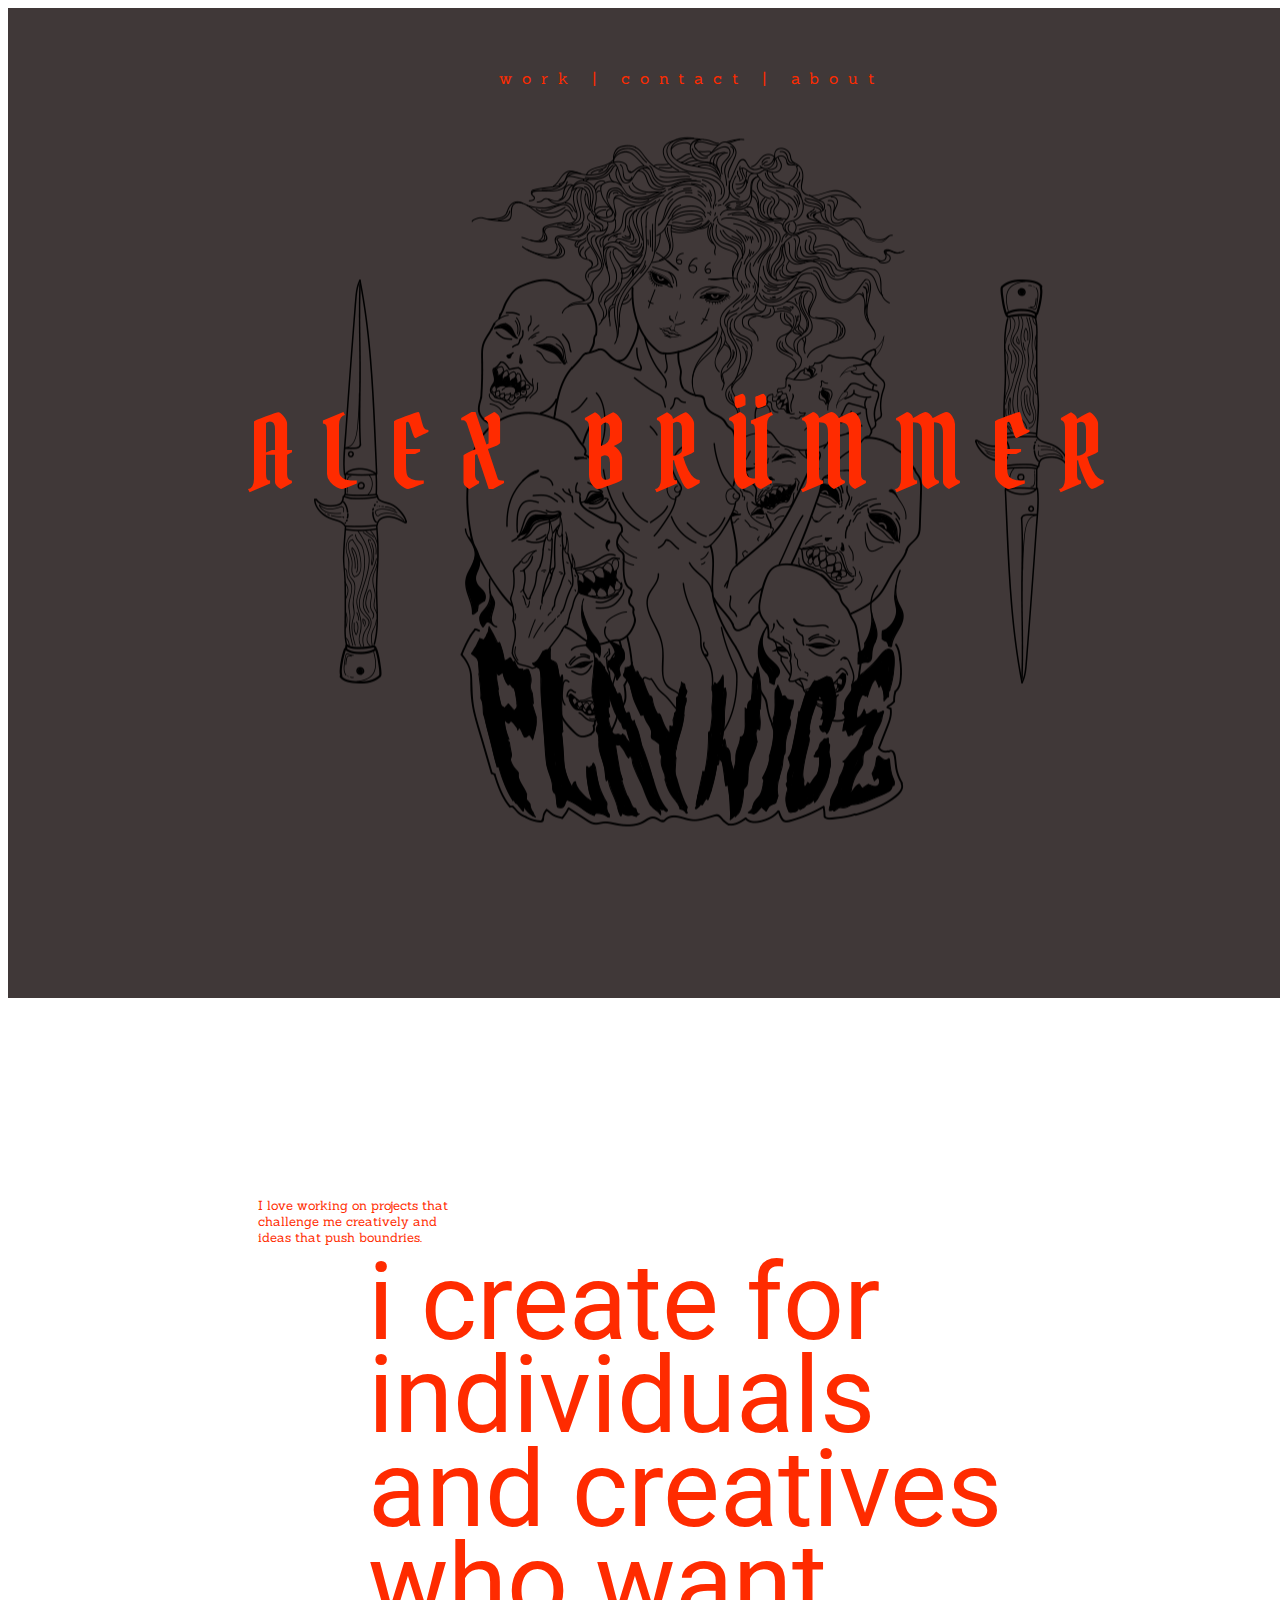
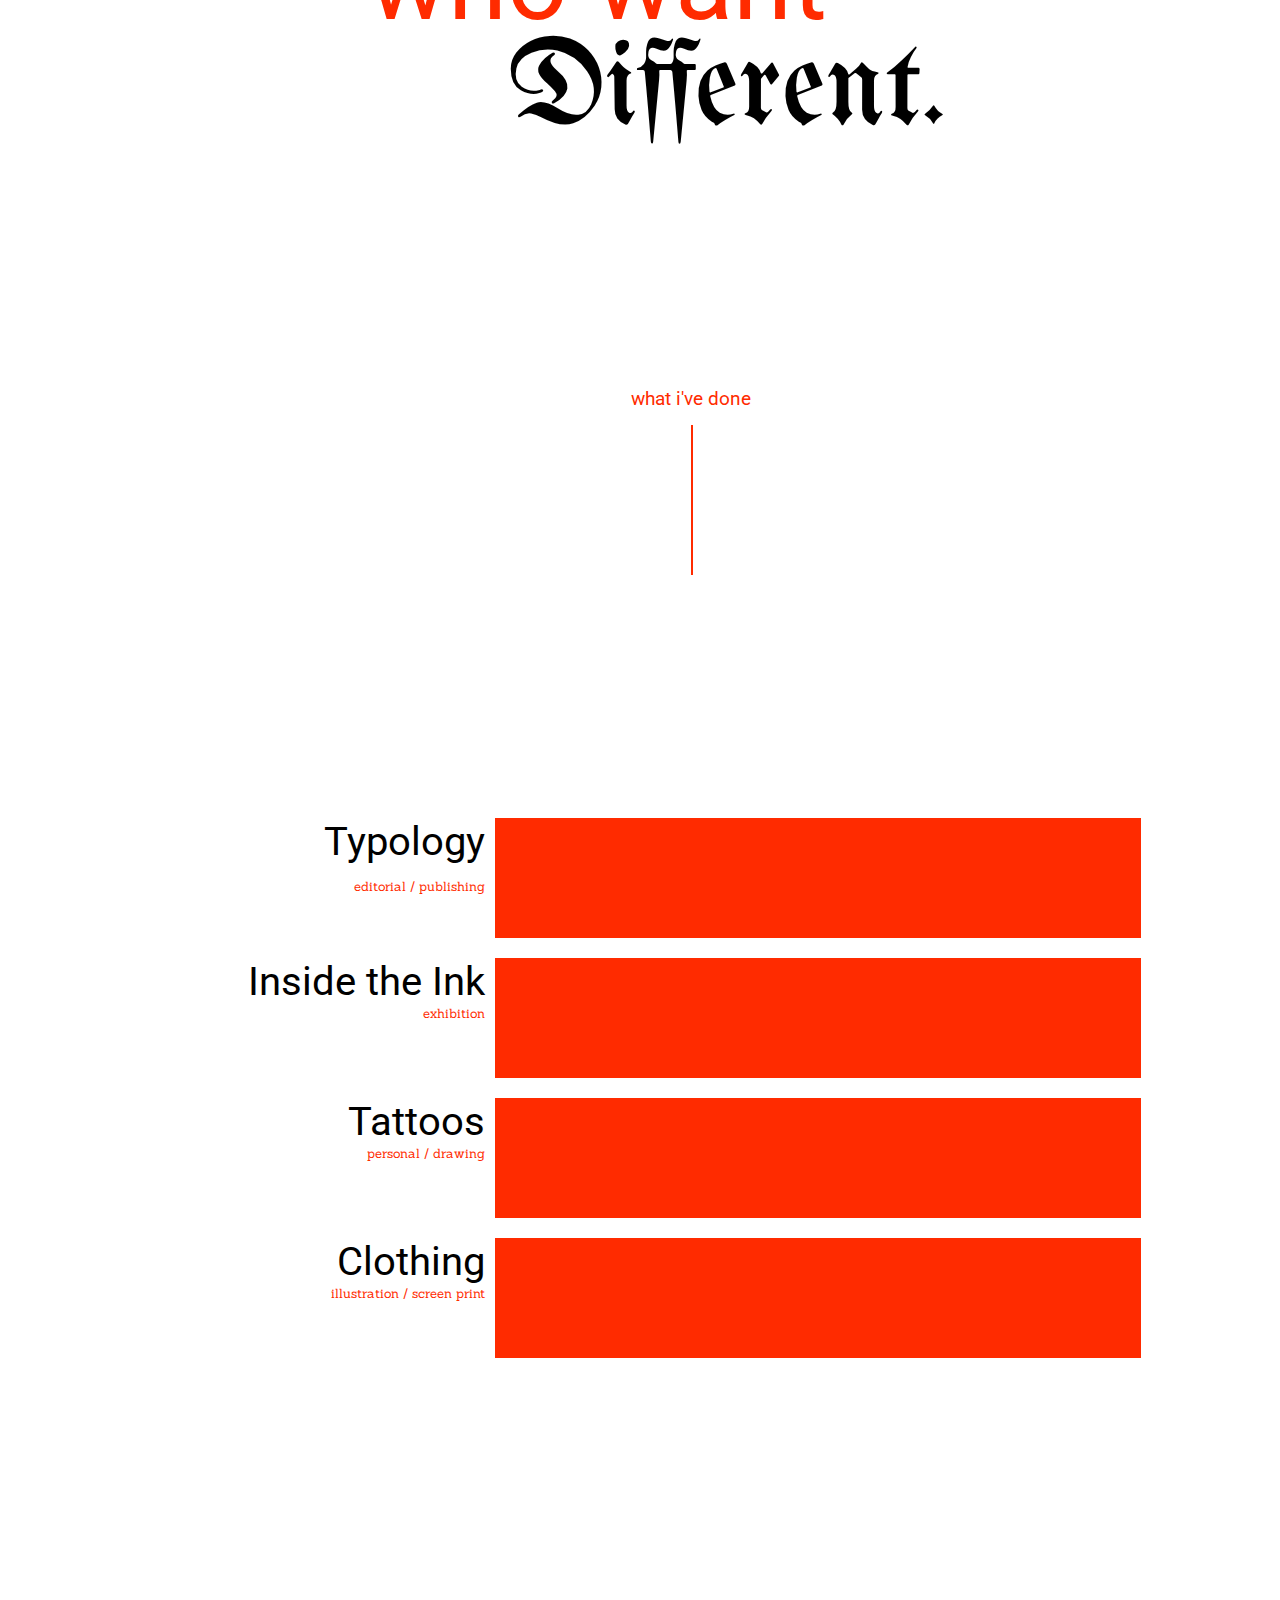
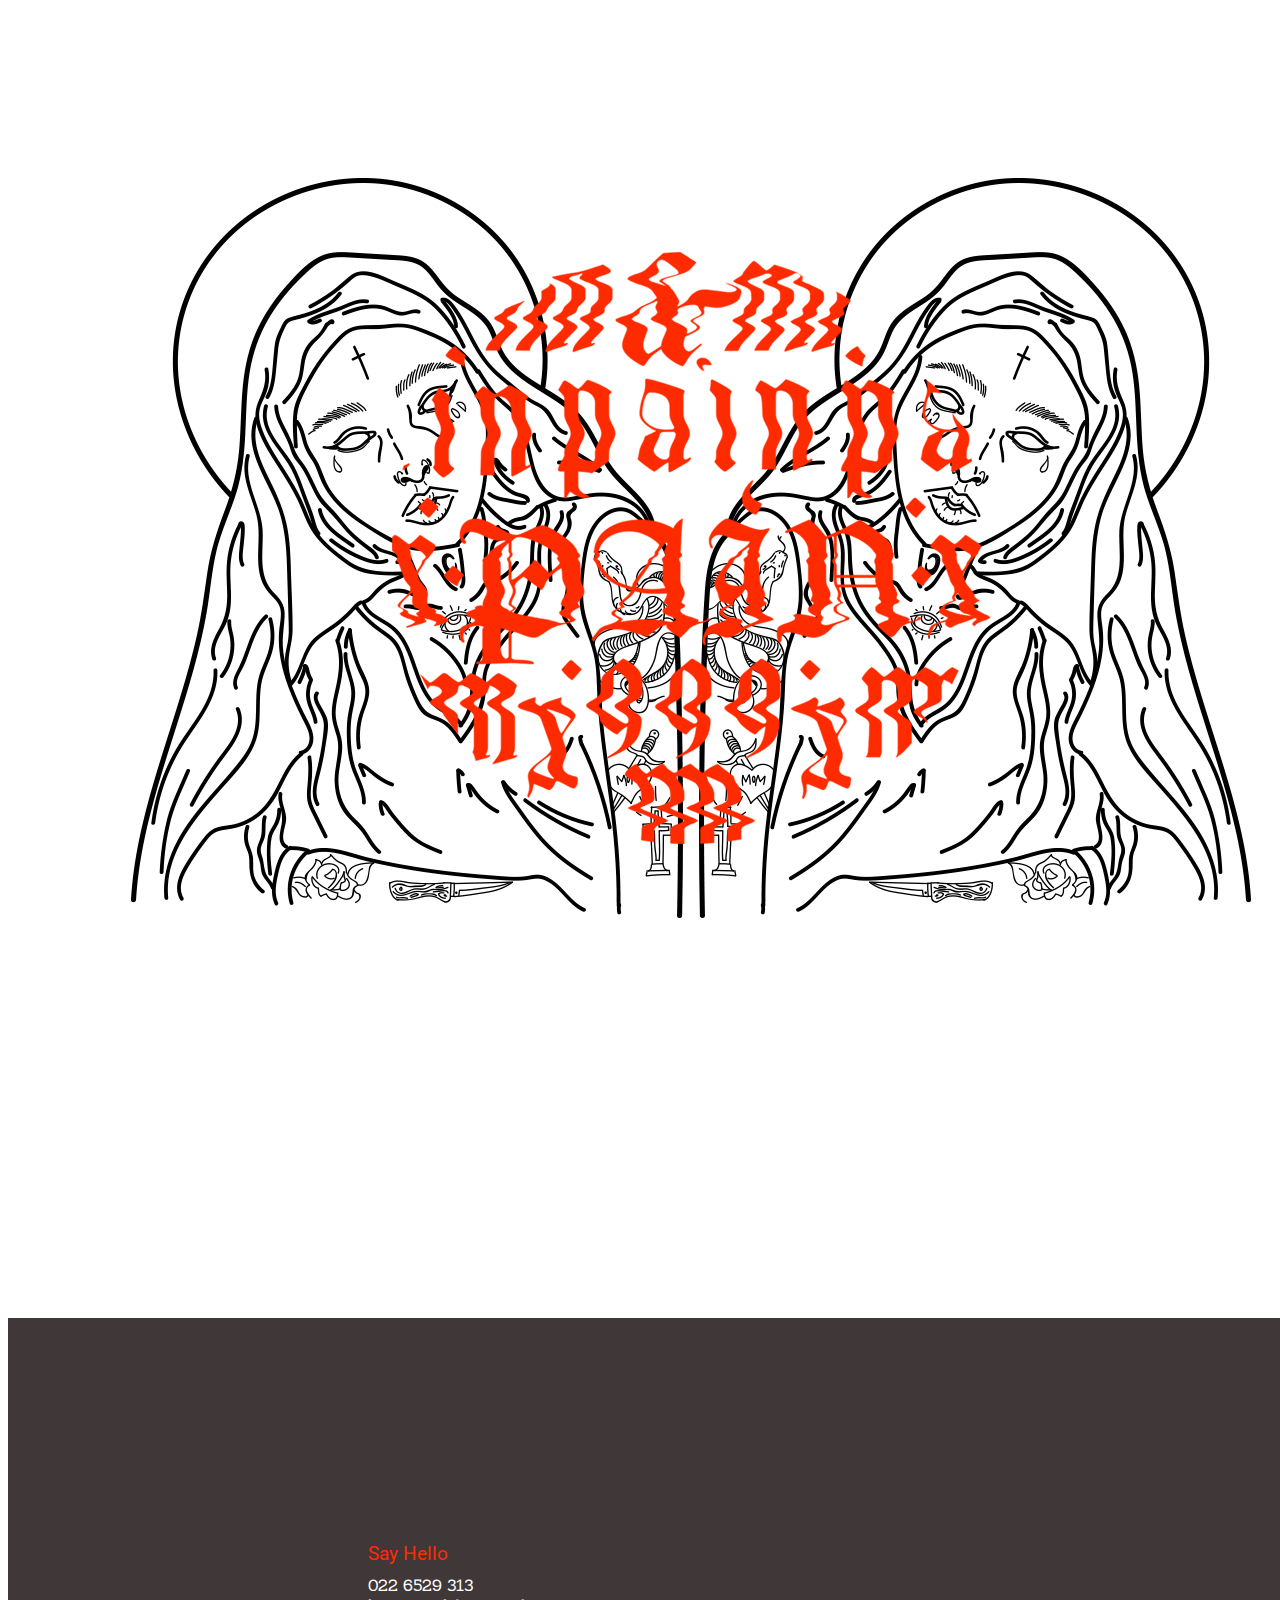
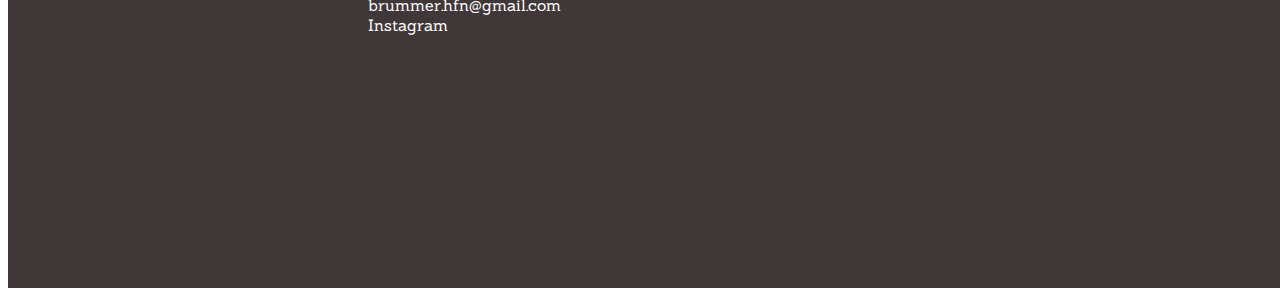
<file: index.html>
<!DOCTYPE html>
<html>
    
    <head>
        <title>main page</title>
        <link rel="stylesheet" href="css/style.css">

    </head>
    
    <body>
        
        <div class="container">
            
            <div class="head">
                
                <div class="links">
                    <a href="#middle">work</a> |
                    <a href="#bottom">contact</a> |
                    <a href="about.html">about</a>
                </div>
                <div class="heading">ALEX BRÜMMER</div>
                    
            </div>
            
            <div class="quote">
                
                <div class="small">I love working on projects that challenge me creatively and ideas that push boundries.</div>
                <div class="big">i create for individuals and creatives who want</div>
                <div class="different">Different.</div>
            
            </div>
            
            <div class="arrow">
                
                <div class="st" style="text-align:center;">what i've done</div>
                <div class="vl" id="middle"></div>
                
            </div>
            
            <div class="nav">
                
                <div class="box">
                    <a href="typology.html"><div class="lbox"></div></a>  
                    <a href="typology.html" class="bigt">Typology</a>
                    <p class="smallt">editorial / publishing</p>
                
                </div>
                
                <div class="box">
                    <a href="ink.html"><div class="lbox"></div></a>
                    <a class="bigt" href="ink.html">Inside the Ink</a>
                    <div class="smallt">exhibition</div>
                
                </div>
                
                <div class="box">
                    <a href="tattoos.html"><div class="lbox"></div></a>
                    <a href="tattoos.html" class="bigt">Tattoos</a>
                    <div class="smallt">personal / drawing</div>
                
                </div>
                
                <div class="box">
                    <a href="clothes.html"><div class="lbox"></div></a>
                    <a href="clothes.html" class="bigt">Clothing</a>
                    <div class="smallt">illustration / screen print</div>
                
                </div>
            
            </div>
            
            <div class="bigdivider"></div>
            
            <div class="mimage">
                <img src="img/hero4.png" class="center">
            </div>
            
            <div class="bigdivider"></div>
            
            <div class="footer">
                <div class="fbox">
                    <div class="st" id="bottom">Say Hello</div>
                    <div class="contact" style="margin-top:10px;">
                        022 6529 313
                        brummer.hfn@gmail.com
                        Instagram
                    </div>
                </div>    
            
            </div>
            
                   
        </div>
        
    </body>

</html>
</file>
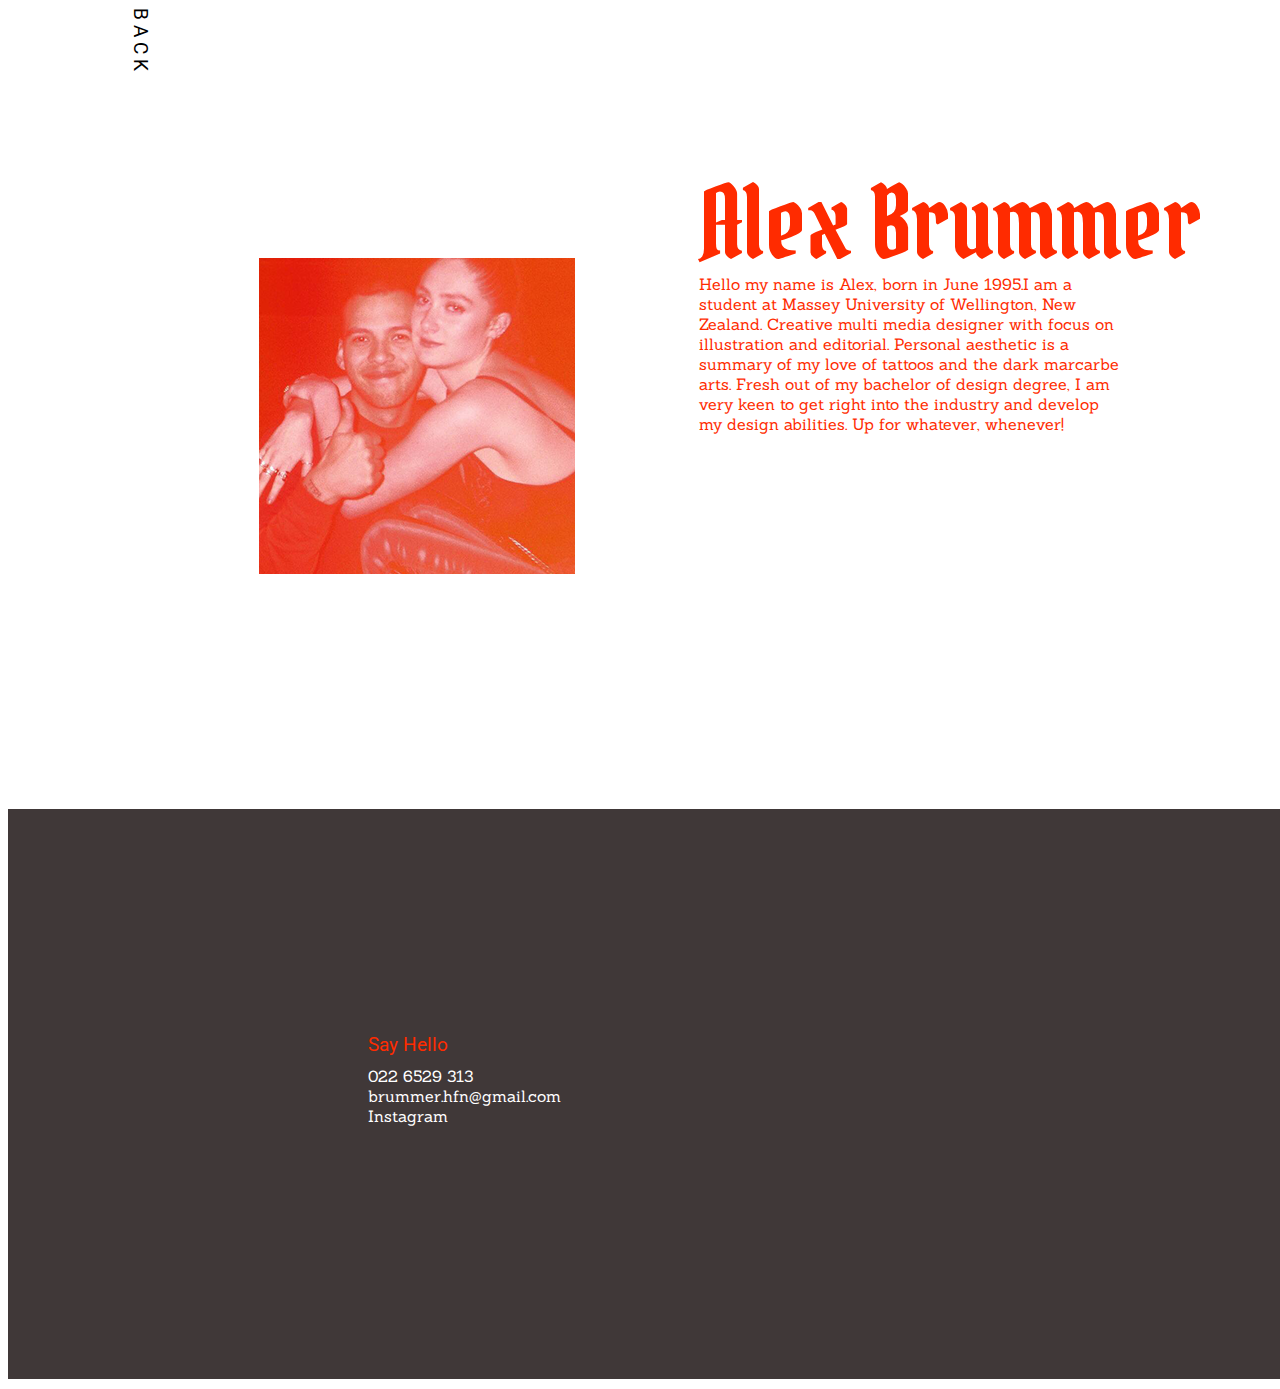
<file: about.html>
<!DOCTYPE html>
<html>
    
    <head>
        <title>About me</title>
        <link rel="stylesheet" href="css/style.css">
        
    </head>
    
    <body>
        <div class="container2">
            
              <div class="header">
                <a href="index.html" style="font-family: 'Roboto', sans-serif; letter-spacing:5px; writing-mode: vertical-rl; font-size:14pt; margin-left:121px; ">BACK</a>
            </div>
            
            <div class="divider">
                <div style="font-family: 'Pirata One', cursive; font-size:100px; margin-top:0px; margin-left:691px; color: #ff2b00;">Alex Brummer</div>
            </div>
            
            <div class="aboutbox">
                <div class="portrait">
                    <div class="aboutimage">
                        <img src="img/about.png">
                    </div>
                    <div class="abouttext">
                        <p style=" font-family: 'Sanchez', serif;font-size: 12pt; color: #ff2b00;">Hello my name is Alex, born in June 1995.I am a student at Massey University of Wellington, New Zealand. Creative multi media designer with focus on illustration and editorial. Personal aesthetic is a summary of my love of tattoos and the dark marcarbe arts. Fresh out of my bachelor of design degree, I am very keen to get right into the industry and develop my design abilities. Up for whatever, whenever!</p>
                    </div>
                </div>
            </div>
            
            <div class="divider2"></div>
            
            <div class="footer">
                <div class="fbox">
                    <div class="st">Say Hello</div>
                    <div class="contact" style="margin-top:10px;">
                        022 6529 313
                        brummer.hfn@gmail.com
                        Instagram
                    </div>
                </div>    
            
            </div>
        
        </div>
        
    </body>

</html>
</file>
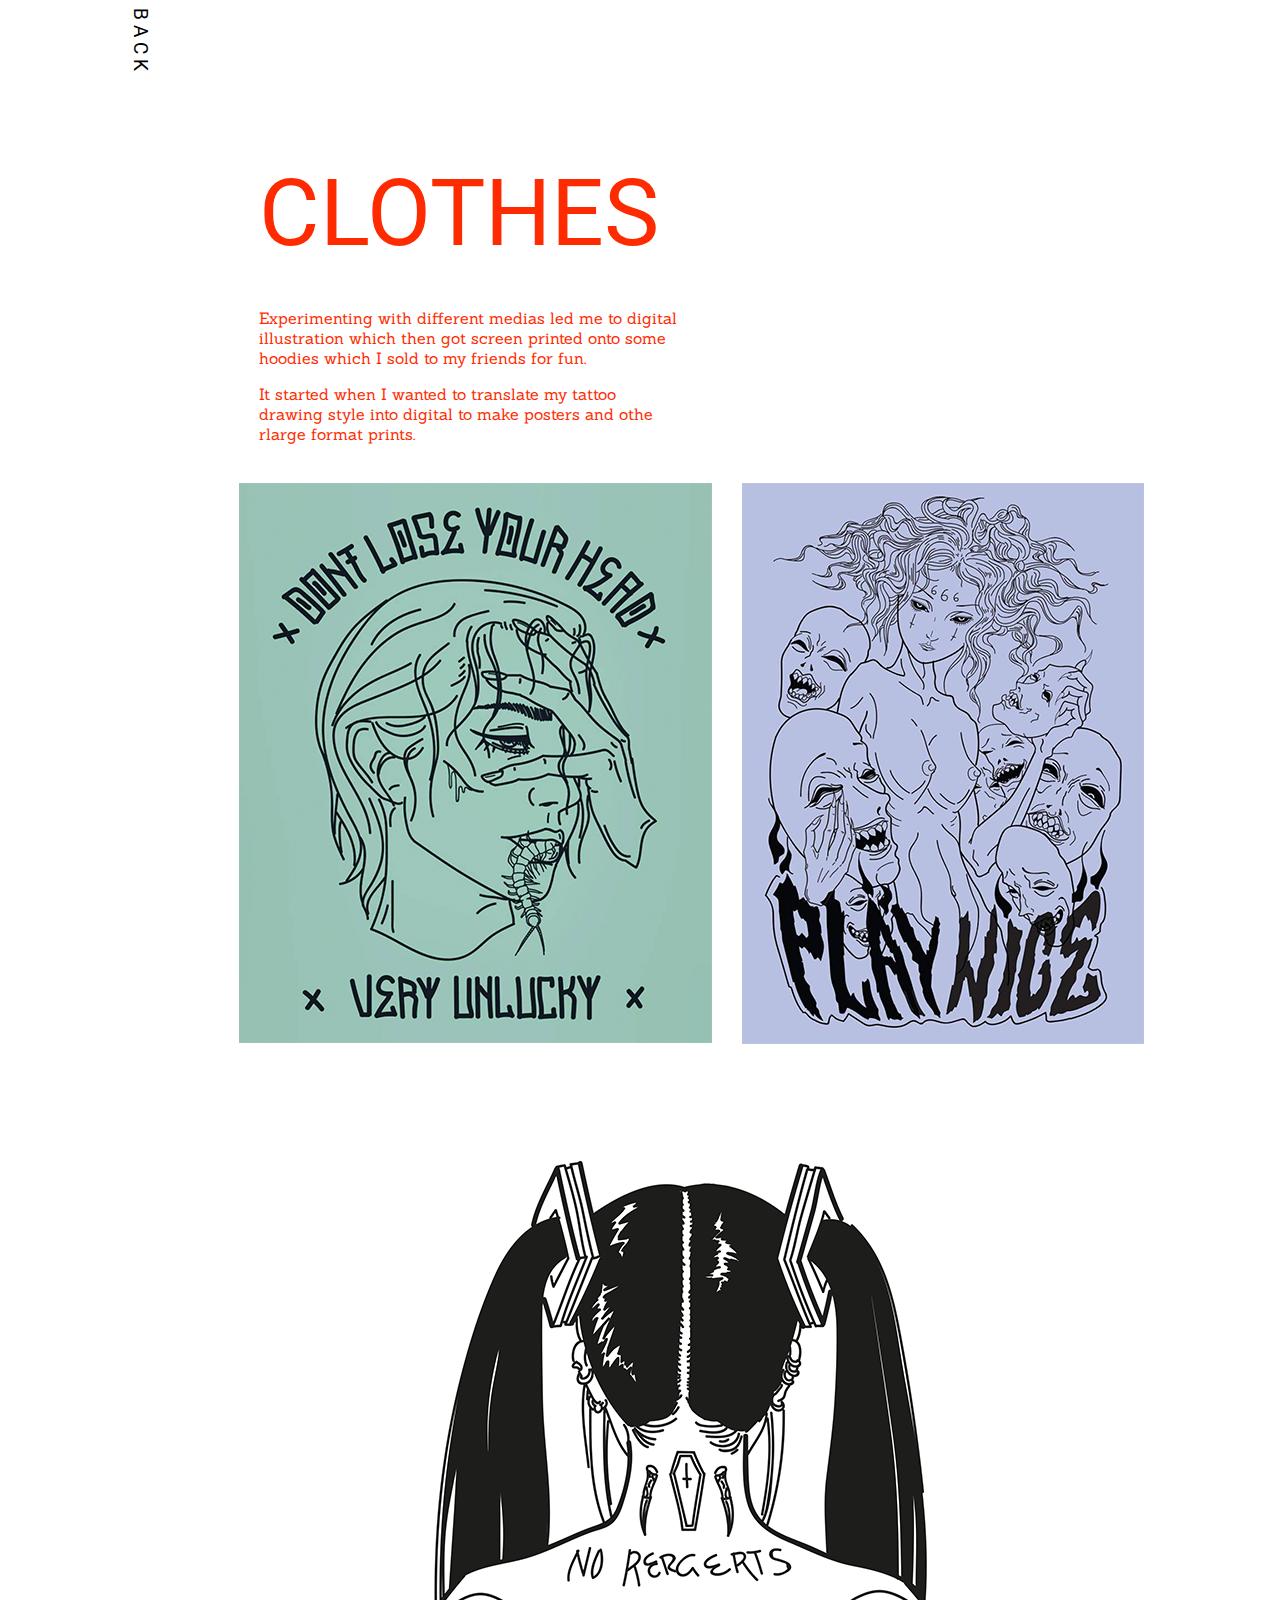
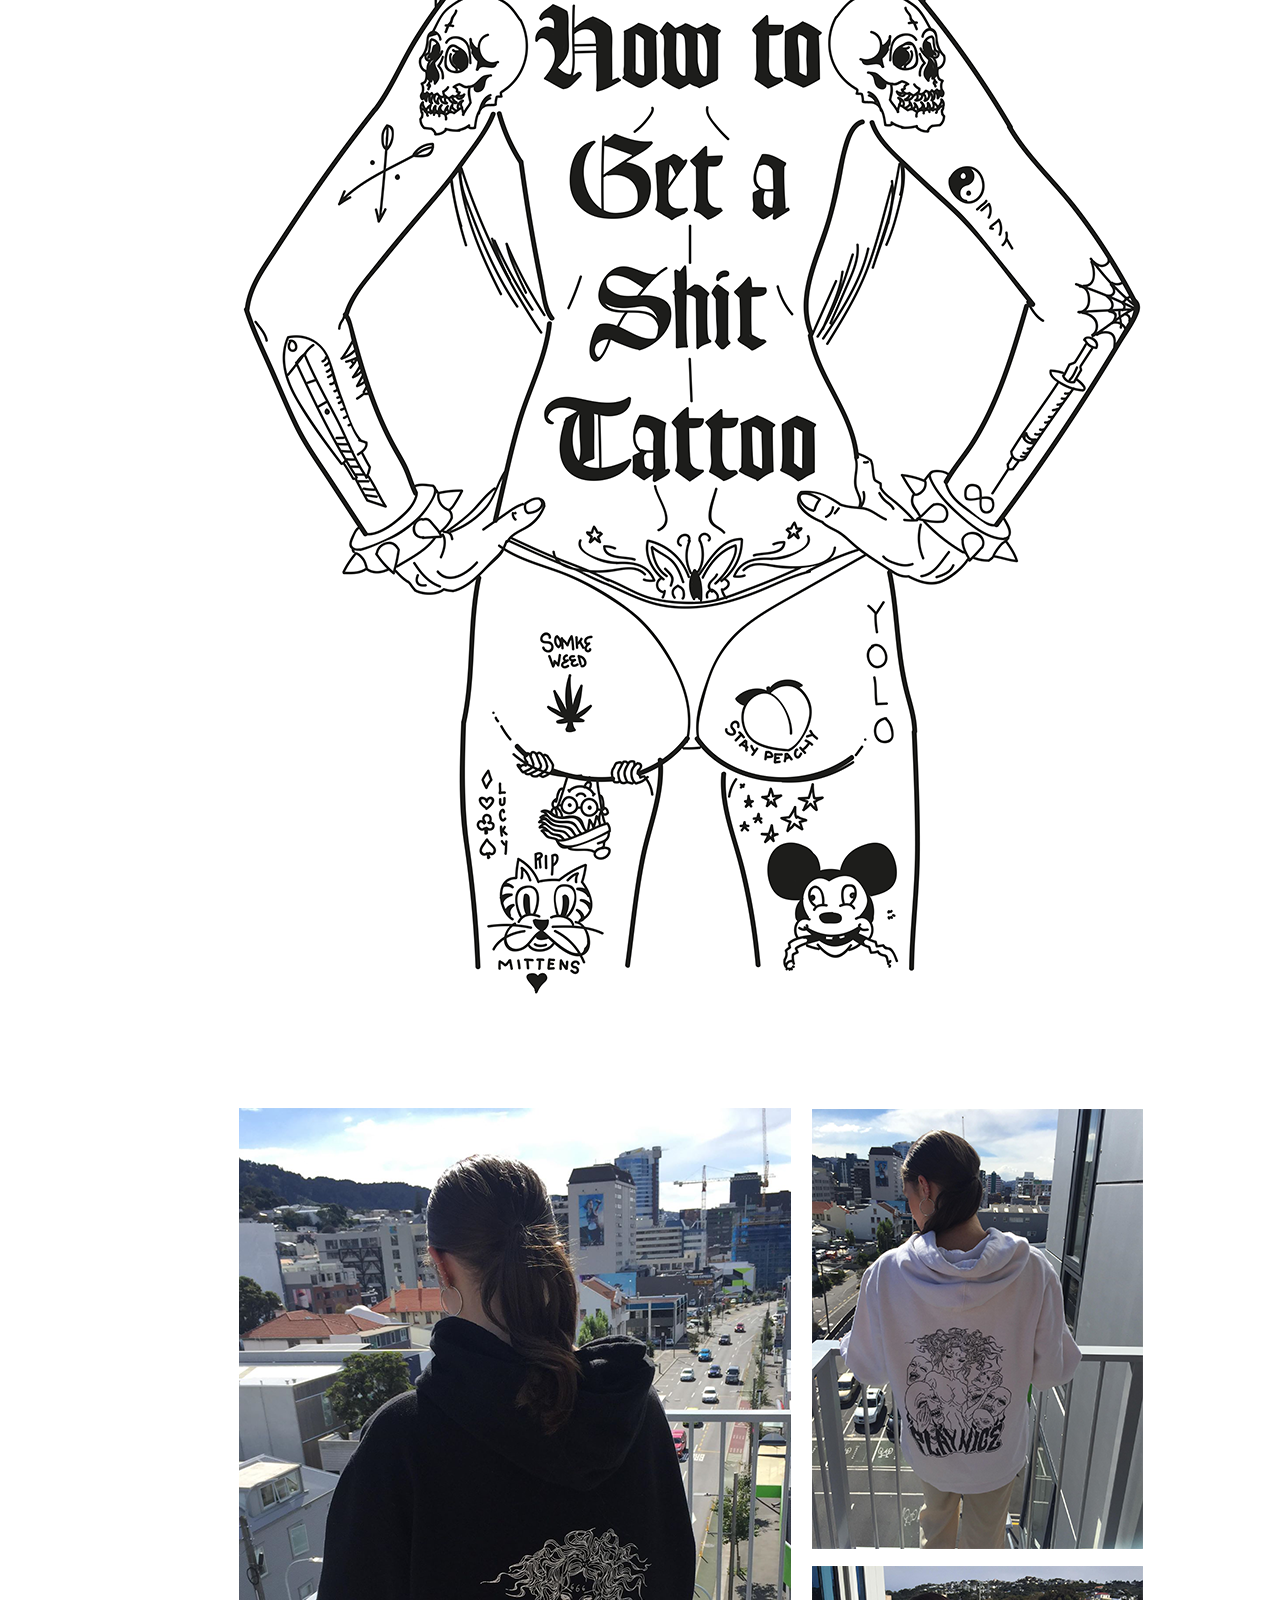
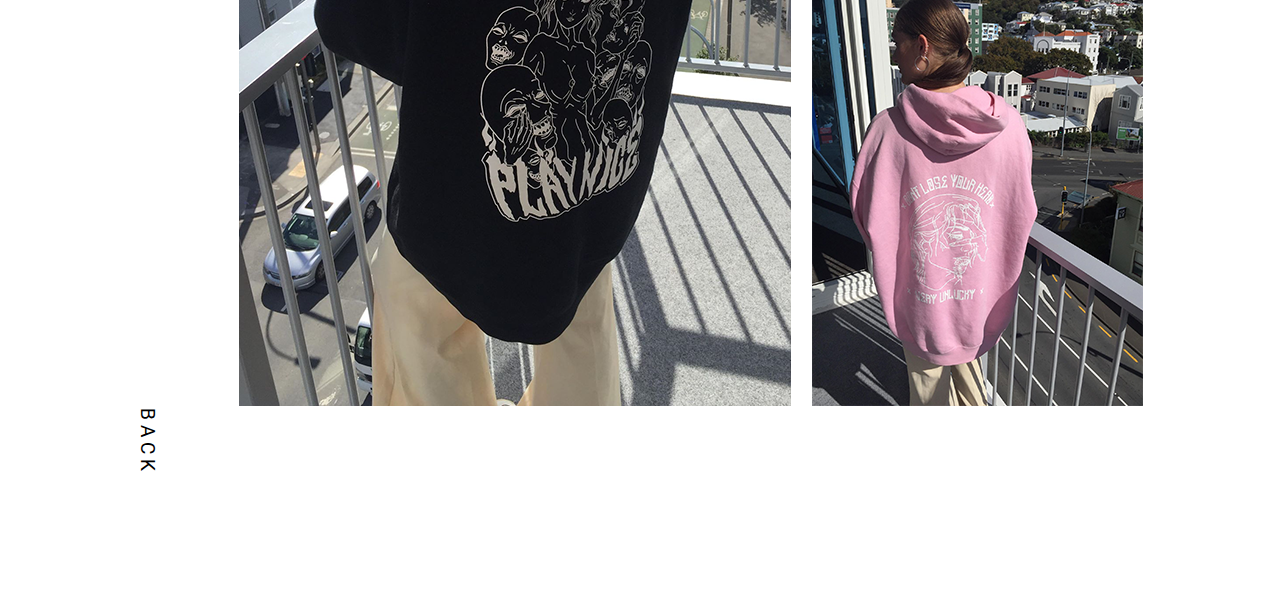
<file: clothes.html>
<!DOCTYPE html>
<html>
    
    <head>
        <title>Clothes</title>
        <link rel="stylesheet" href="css/style.css">
    </head>
    
    <body>
        
        <div class="container6">
            
            <div class="header">
                <a href="index.html" style="font-family: 'Roboto', sans-serif; letter-spacing:5px; writing-mode: vertical-rl; font-size:14pt; margin-left:121px; ">BACK</a>
            </div>
            
            <div class="titlebox">
                <p class="title">CLOTHES</p>
            </div>
            
            <div class="openingp">
                <p class="t1">Experimenting with different medias led me to digital illustration which then got screen printed onto some hoodies which I sold to my friends for fun.</p>
                <p class="t1">It started when I wanted to translate my tattoo drawing style into digital to make posters and othe rlarge format prints.</p>
            </div>
            
            <div class="cimage1">
                <img src="img/clothing1.png" class="center">
            </div>
            
            <div class="divider"></div>
            
            <div class="cimage2">
                <img src="img/clothing2.png" class="center">
            </div>
            
            <div class="divider"></div>
            
            <div class="cimage3">
                <img src="img/clothing3.png" class="center">
            </div>
            
            <div class="end">
                <a href="index.html" style="font-family: 'Roboto', sans-serif; letter-spacing:5px; writing-mode: vertical-rl; font-size:14pt; margin-left:128px;">BACK</a>
            </div>
            
        </div>
        
    </body>
    
</html>
</file>
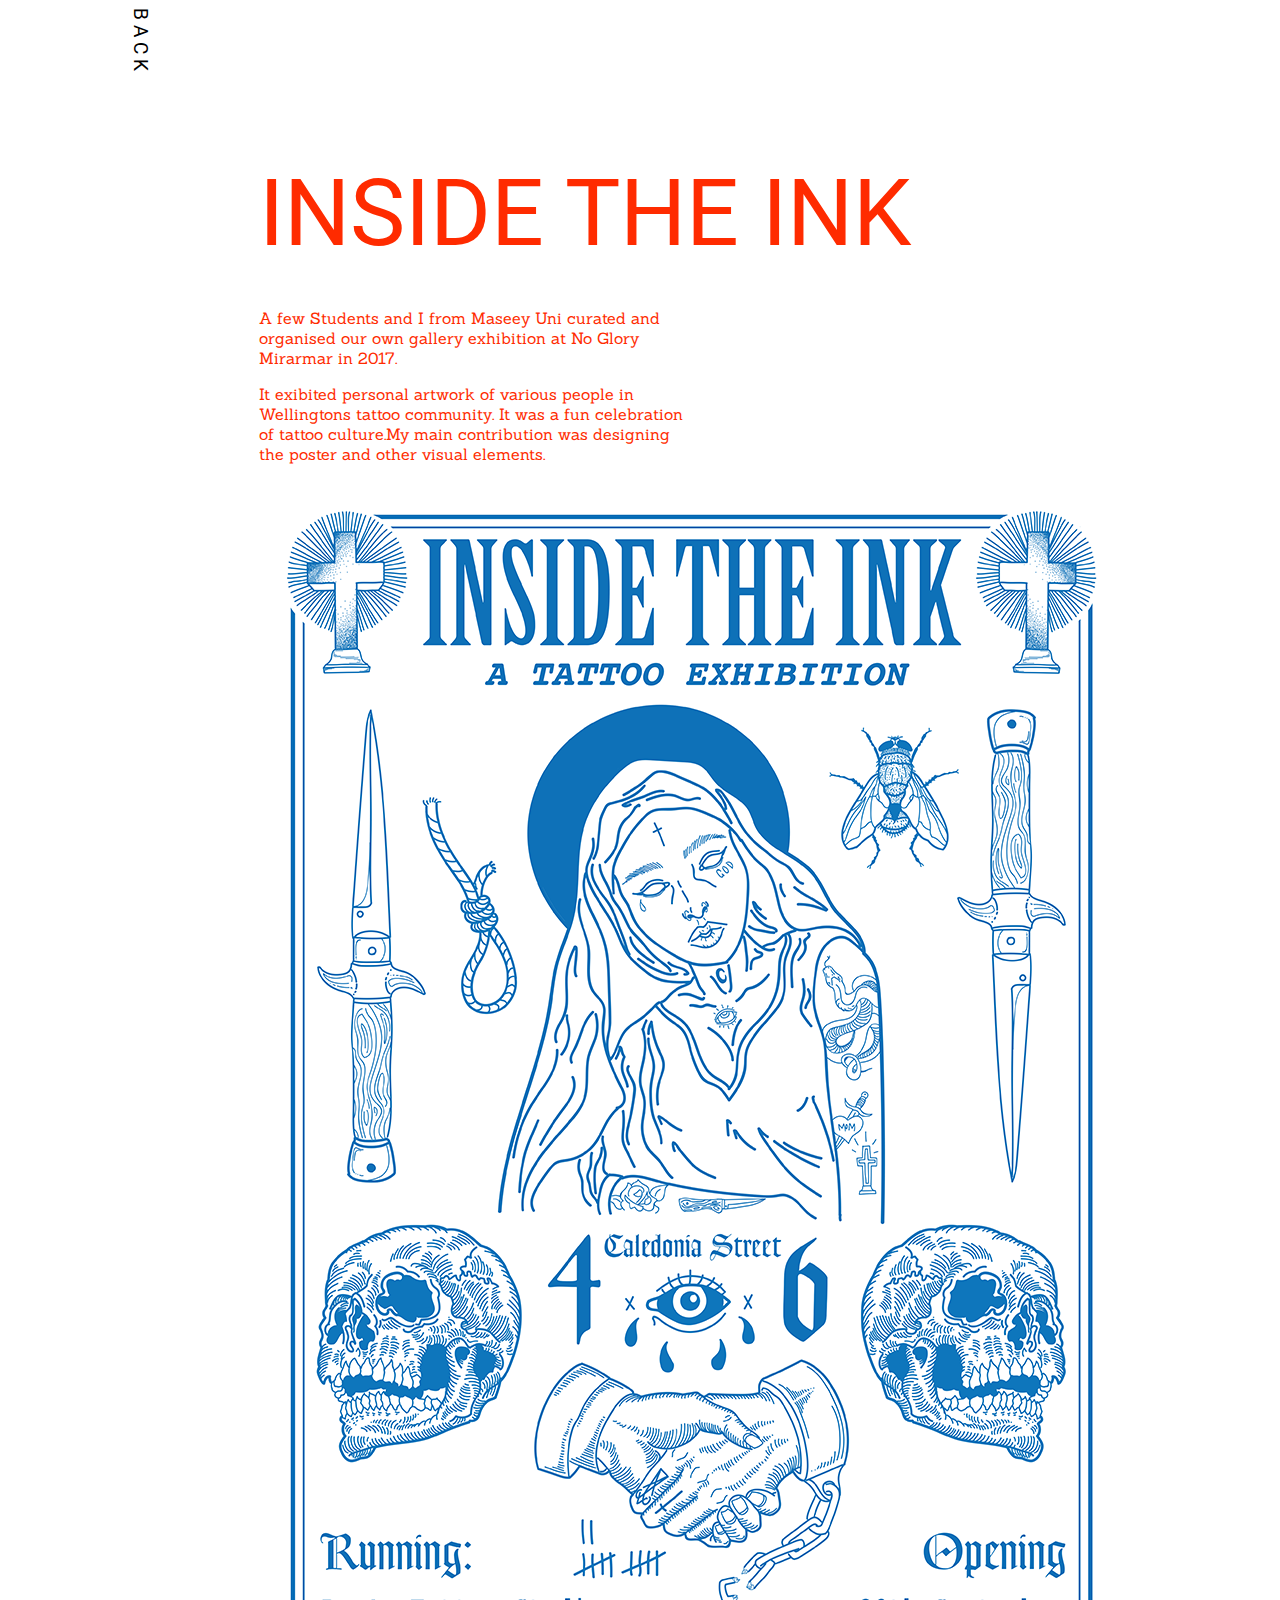
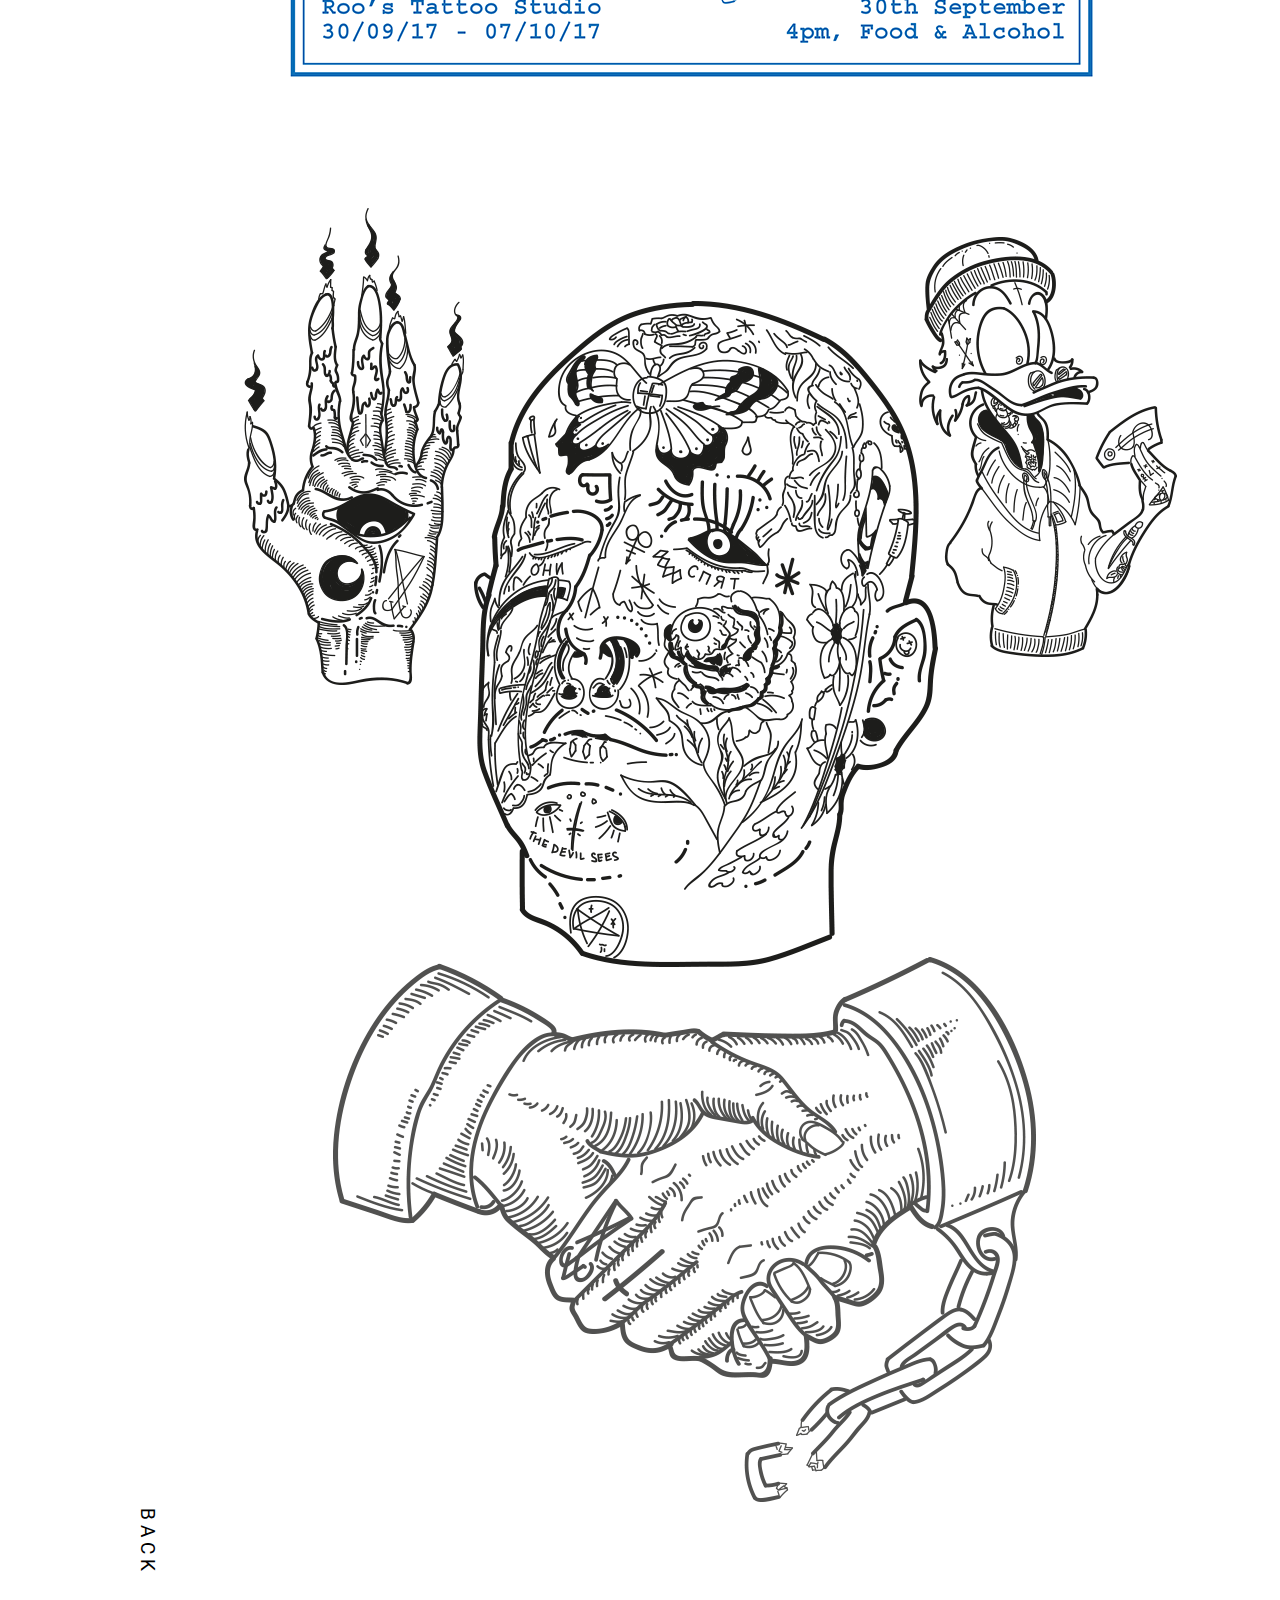
<file: ink.html>
<!DOCTYPE html>
<html>
    
     <head>
         <title>Inside the Ink</title>
         <link rel="stylesheet" href="css/style.css">
    </head>
    
    <body>
        
        <div class="container4">
            
            <div class="header">
                <a href="index.html" style="font-family: 'Roboto', sans-serif; letter-spacing:5px; writing-mode: vertical-rl; font-size:14pt; margin-left:121px; ">BACK</a>
            </div>
            
            <div class="titlebox">
                <p class="title">INSIDE THE INK</p>
            </div>
            
            <div class="openingp">
                <p class="t1">A few Students and I from Maseey Uni curated and organised our own gallery exhibition at No Glory Mirarmar in 2017.</p>
                <p class="t1">It exibited personal artwork of various people in Wellingtons tattoo community.
                It was a fun celebration of tattoo culture.My main contribution was designing the poster and other visual elements.</p>
            
            </div>
            
            <div class="iimage1">
                <img src="img/ink1.png" class="center">
            </div>
            
            <div class="divider"></div>
            
            <div class="iimage2">
                <img src="img/ink2.png" class="center">
            </div>
            
            <div class="end">
                <a href="index.html" style="font-family: 'Roboto', sans-serif; letter-spacing:5px; writing-mode: vertical-rl; font-size:14pt; margin-left:128px;">BACK</a>
            </div>
        
        </div>
        
    </body>

</html>
</file>
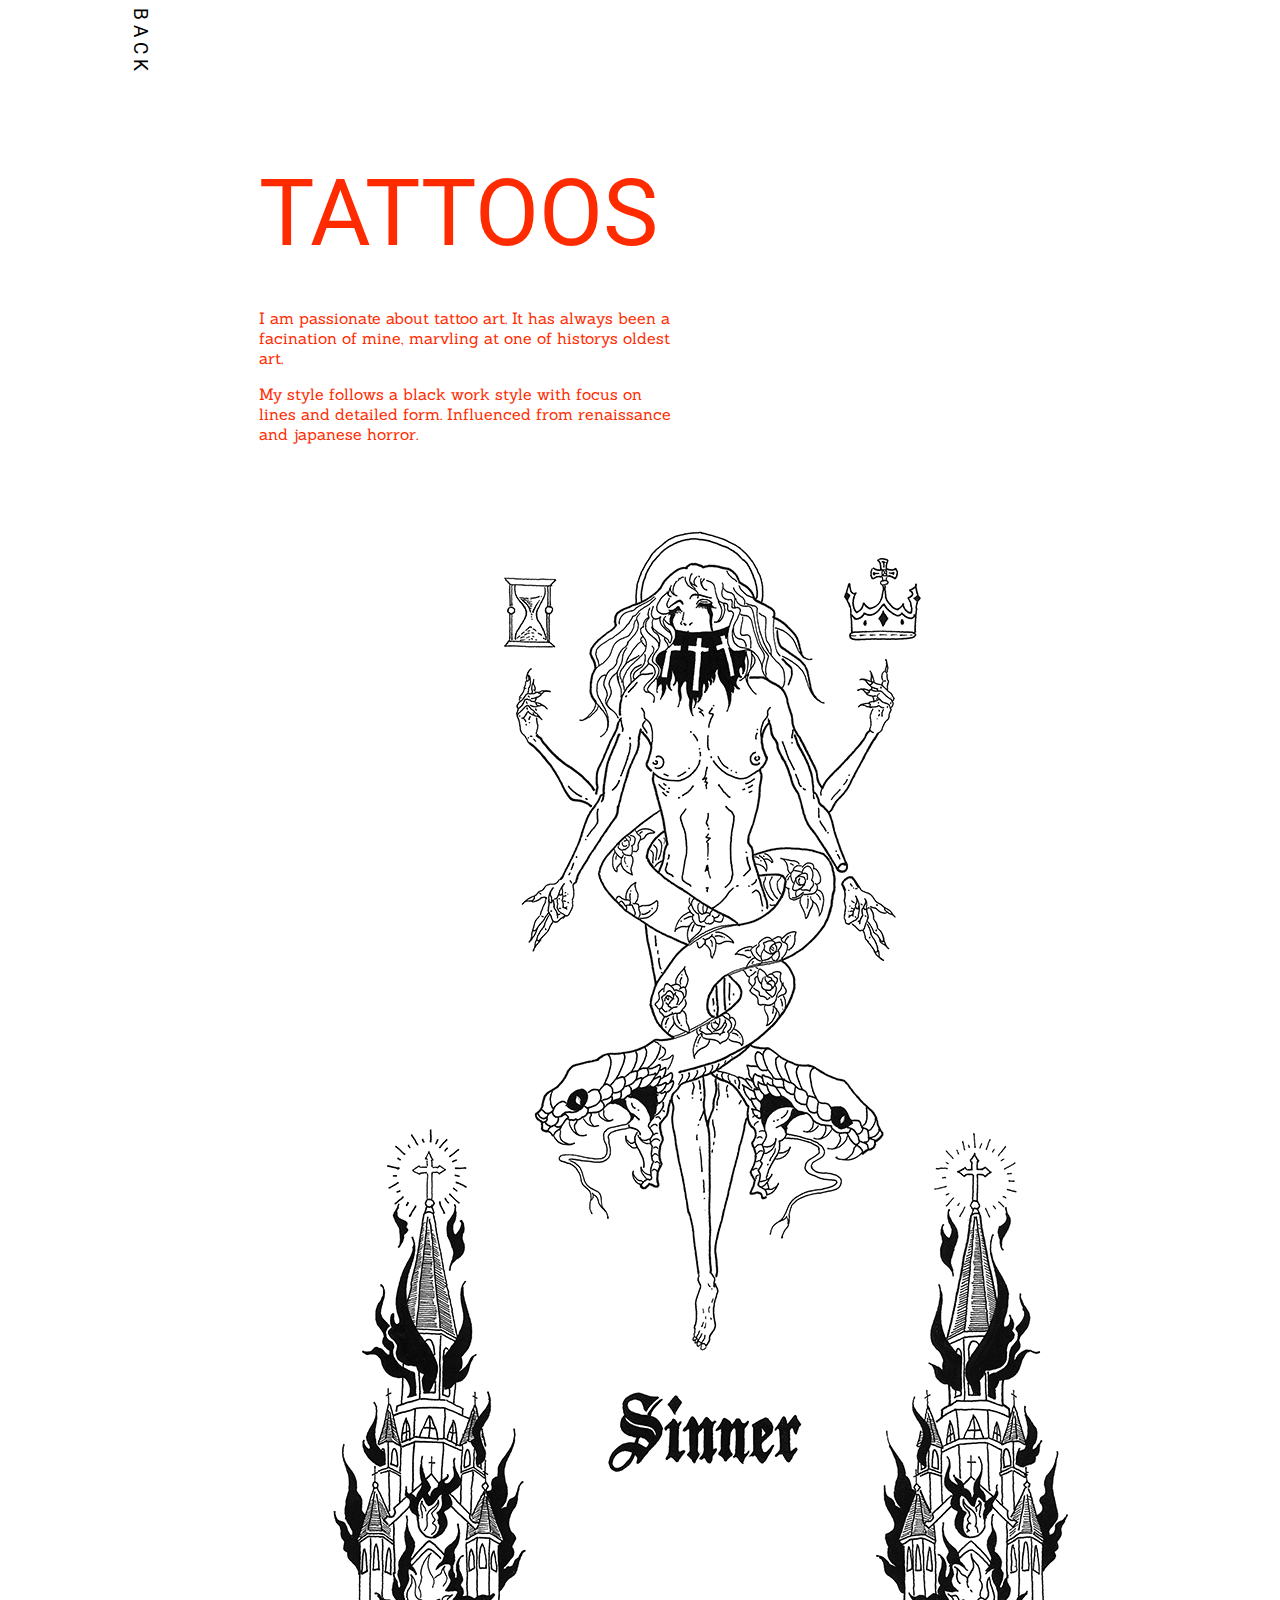
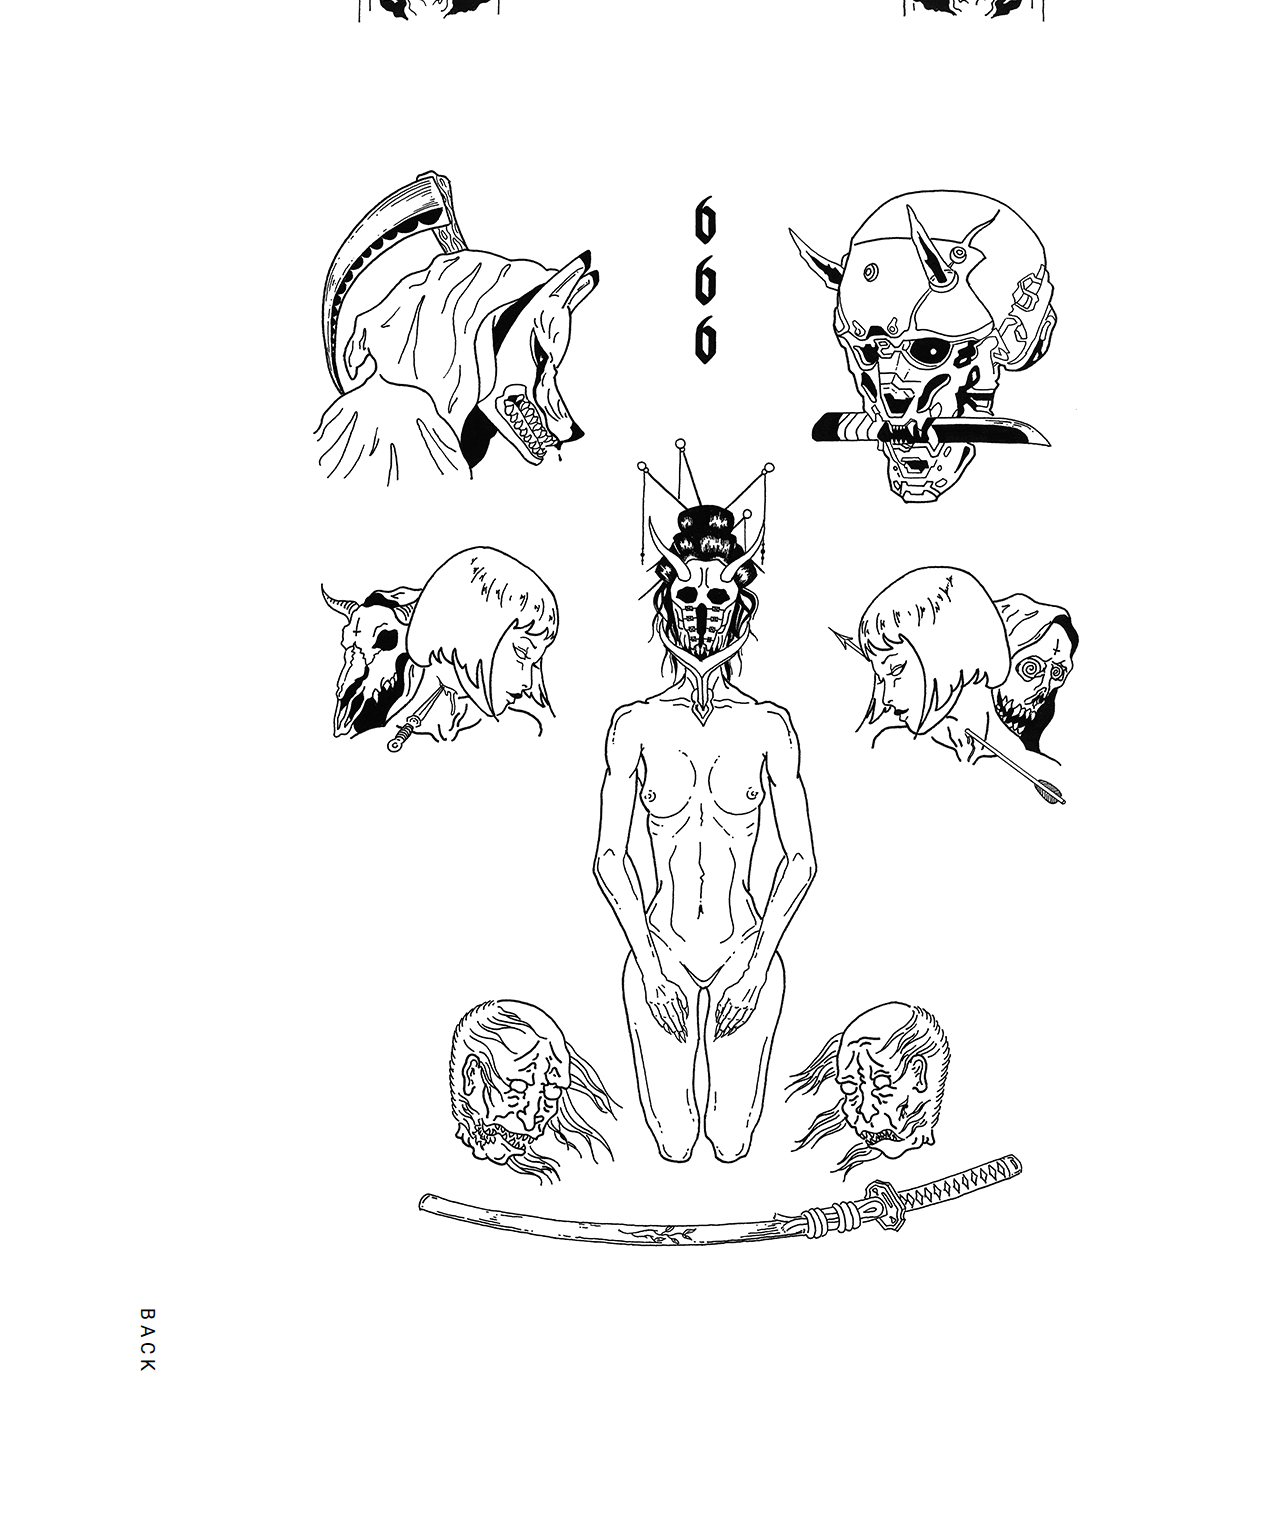
<file: tattoos.html>
<!DOCTYPE html>
<html>
    
    <head>
        <title>Tattoos</title>
        <link rel="stylesheet" href="css/style.css">
    </head>
    
    <body>
        
        <div class="container5">
            
            <div class="header">
                <a href="index.html" style="font-family: 'Roboto', sans-serif; letter-spacing:5px; writing-mode: vertical-rl; font-size:14pt; margin-left:121px; ">BACK</a>
            </div>
            
            <div class="titlebox">
                <p class="title">TATTOOS</p>
            </div>
            
            <div class="openingp">
                <p class="t1">I am passionate about tattoo art. It has always been a facination of mine, marvling at one of historys oldest art.</p>
                <p class="t1">My style follows a black work style with focus on lines and detailed form. Influenced from renaissance and japanese horror.</p>
            
            </div>
            
            <div class="ttimage1">
                <img src="img/tattoo1.png" class="center">
            </div>
            
            <div class="divider">
            </div>
            
            <div class="ttimage2">
                <img src="img/tattoo2.png" class="center">
            </div>
            
            <div class="end">
                <a href="index.html" style="font-family: 'Roboto', sans-serif; letter-spacing:5px; writing-mode: vertical-rl; font-size:14pt; margin-left:128px;">BACK</a>
            </div>
            
        </div>
    
    </body>
    
</html>
</file>
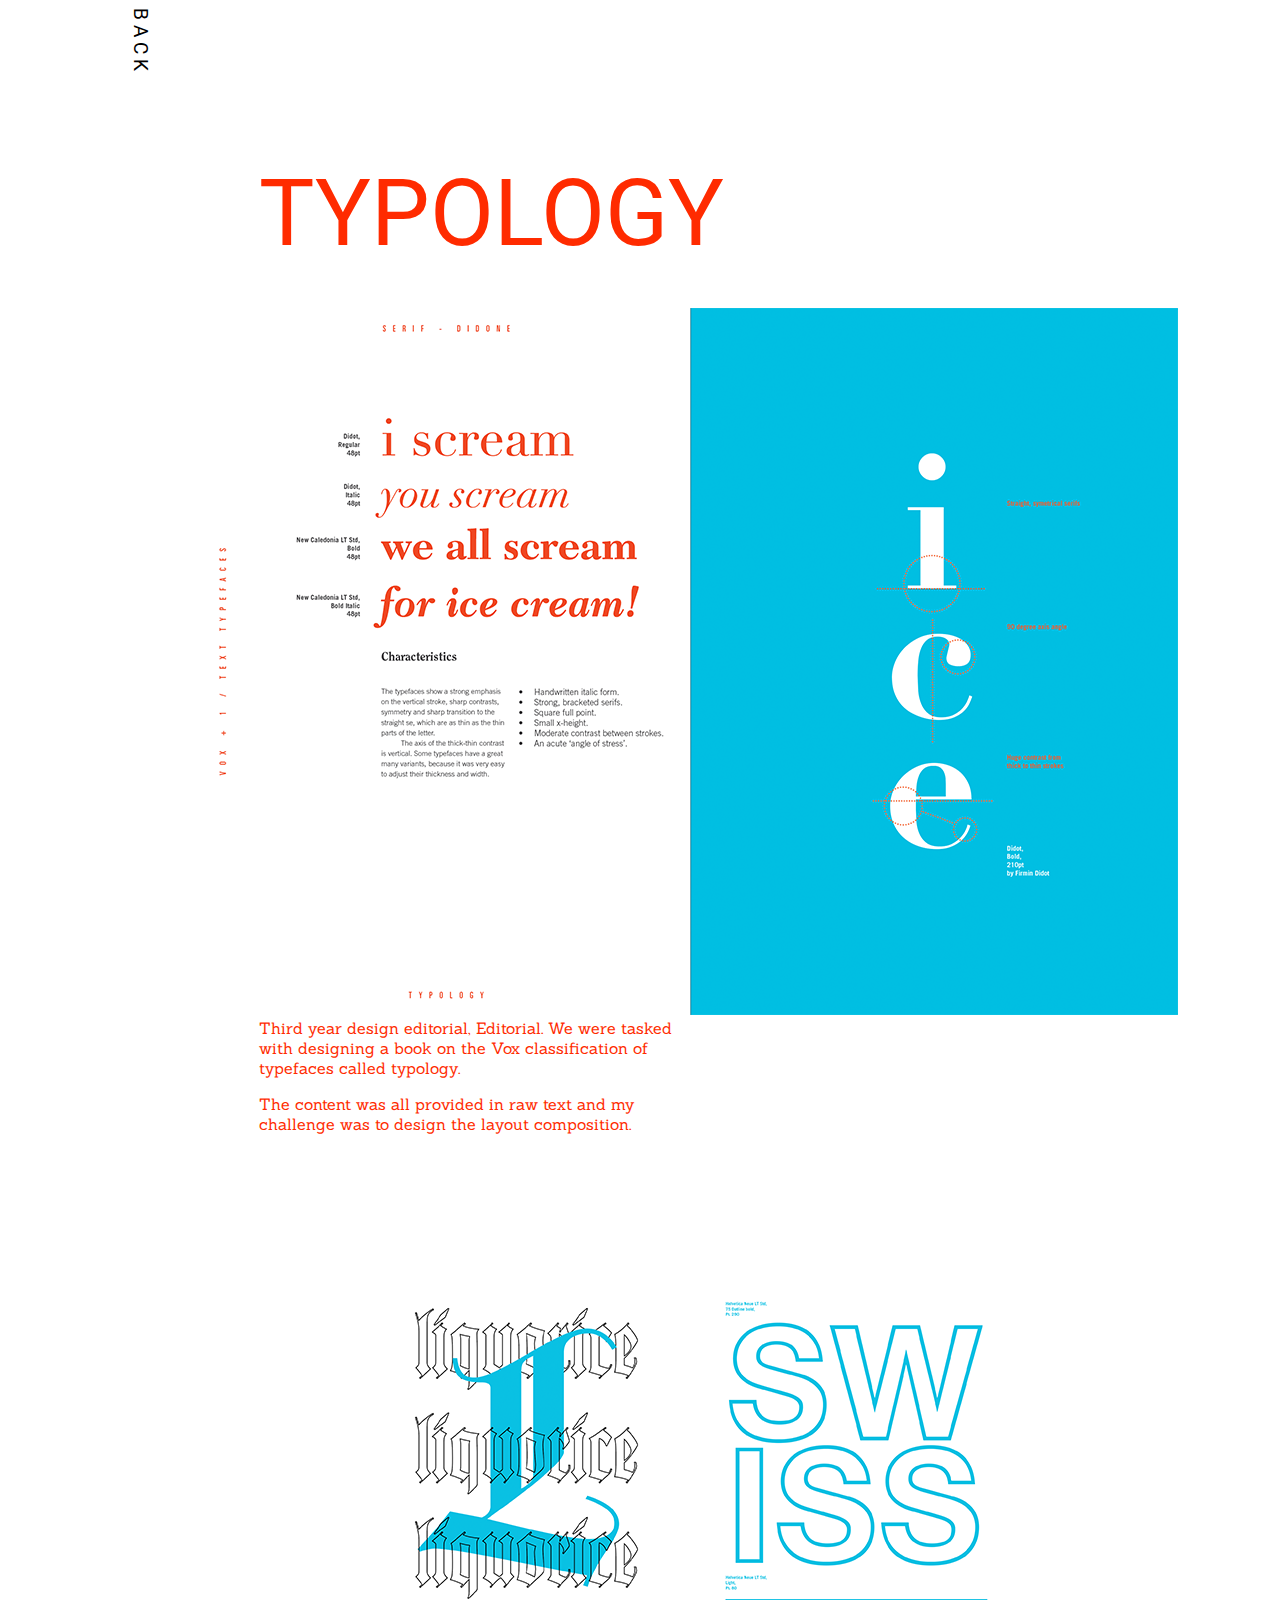
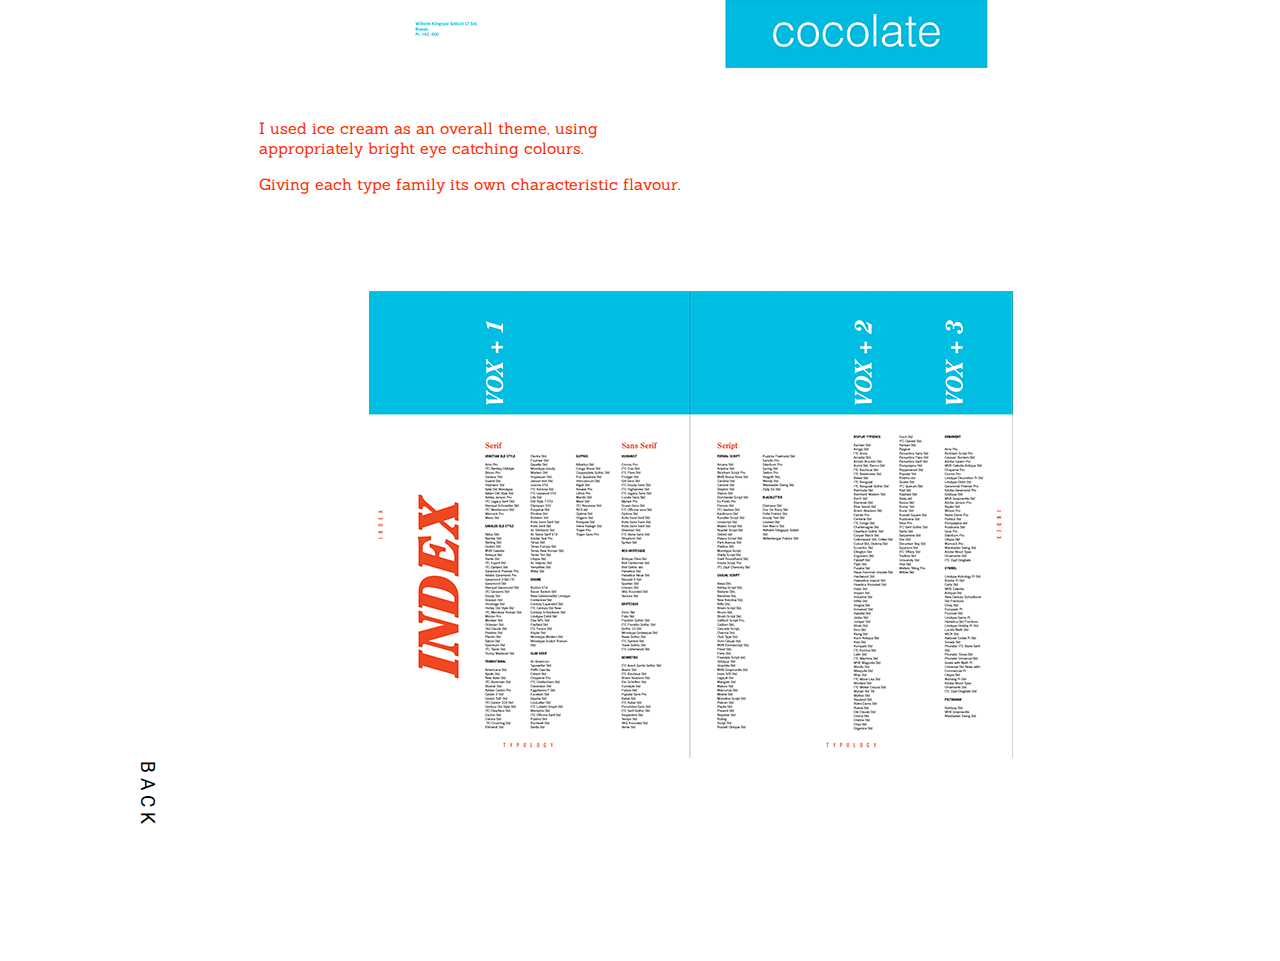
<file: typology.html>
<!DOCTYPE html>
<html>
    
    <head>
        <title>Typology</title>
        <link rel="stylesheet" href="css/style.css">
    </head>
    
    <body>
        
        <div class="container3">
            
             <div class="header">
                <a href="index.html" style="font-family: 'Roboto', sans-serif; letter-spacing:5px; writing-mode: vertical-rl; font-size:14pt; margin-left:121px; ">BACK</a>
            </div>
            
            <div class="titlebox">
                <p class="title">TYPOLOGY</p>
            </div>
            
            <div class="timage1">
                <img src="img/type1.png" class="center">
            </div>
            <div class="ttext1">
                <p class="t1">Third year design editorial, Editorial.
We were tasked with designing a book on the Vox classification of typefaces called typology.<p/> <p class="t1">The content was all provided in raw text and my challenge was to design the layout composition.</p>
            </div>
            <div class="timage2">
                <img src="img/type2.png" class="center">
            </div>
            <div class="ttext2">
                <p class="t1">I used ice cream as an overall theme, using appropriately bright eye catching colours.</p>
                <p class="t1">Giving each type family its own characteristic flavour.</p>
            </div>
            <div class="timage3">
                <img src="img/type3.png" class="center">
            </div>
            
            <div class="end">
                <a href="index.html" style="font-family: 'Roboto', sans-serif; letter-spacing:5px; writing-mode: vertical-rl; font-size:14pt; margin-left:128px;">BACK</a>
            </div>
            
        </div>
        
    </body>
    
</html>
</file>
<file: css/style.css>
@import url('https://fonts.googleapis.com/css?family=Pirata+One|Roboto:700i,|UnifrakturMaguntia');
@import url('https://fonts.googleapis.com/css?family=Sanchez');

/*LINK STYLE*/

a{
    color: currentColor;
    text-decoration: none;
    
}

a:hover{
    color: #ff2b00;
    text-decoration: none;
}

/*CONTAINERS*/

.container{
    width: 1366px;
    height: 5080px;
    margin-left: auto;
    margin-right: auto;
    background-color: white;
 
}

.container2{
    width: 1366px;
    height: 1373px;
    margin-right: auto;
    margin-left: auto;
}

.container3{
    height: 2530px;
    width: 1366px;
    margin-left: auto;
    margin-right: auto;   
}

.container4{
    height: 3300px;
    width: 1366px;
    margin-left: auto;
    margin-right: auto;
}

.container5{
    width: 1366px;
    height: 3100px;
    margin-left: auto;
    margin-right: auto;
}

.container6{
    width: 1366px;
    height: 3300px;
    margin-left: auto;
    margin-right: auto;
}

.head{
    width: 1366px;
    height: 990px;
    float: left;
    background-color: #403838;
    background-image: url(hero.png);
    background-repeat: no-repeat;
    background-position: center;
    
}

.hspace{
    height: 150px;
    font-family: 'Roboto', sans-serif;
    color: #ff2b00;
    font-size: 70pt;
    float: left;
    margin-left: 221px;
}

.header{
    width: 1366px;
    height: 150px;
    float: left;
}

.links{
    color: #ff2b00;
    margin-top: 60px;
    text-align: center;
    font-family: 'Sanchez', serif;
    font-size: 12pt;
    letter-spacing: 10px;
    
}

.heading{
    font-family: 'Pirata One', cursive;
    font-size: 100px;
    color: #ff2b00;
    letter-spacing: 30px;
    margin-top: 300px;
    text-align: center;
    
}

.title{
    font-family: 'Roboto', sans-serif;
    color: #ff2b00;
    font-size: 70pt;
    margin-top: 0px;
    margin-left: 251px;
    
}

.titlebox{
    width: 1366px;
    height: 150px;
    float: left;
    
}

.openingp{
    height: 175px;
    width: 1366px;
    float: left;
}



.quote{
    width: 1366px;
    height: 990px;
    float: left;
}

.big{
    color: #ff2b00;
    font-size: 80pt;
    margin-left: 360px;
    margin-right: 360px;
    margin-top: 10px;
    font-family: 'Roboto', sans-serif;
    line-height: 70pt;
}

.small{
    font-size: 10pt;
    font-family: 'Sanchez', serif;
    color: #ff2b00;
    margin-left: 250px;
    margin-top: 200px;
    margin-right: 910px;
    line-height: 12pt;
}

.different{
    font-family: 'UnifrakturMaguntia', cursive;
    font-size: 90pt;
    margin-left: 500px;
    color: black;
}

.arrow{
    width: 1366px;
    height:410px;
    float: left;
}

.st{
    font-family: 'Roboto', sans-serif;
    color: #ff2b00;
    font-size: 14pt;
}

.vl{
    border-left: 2px solid #ff2b00;
    height: 150px;
    margin-left: 683px;
    margin-top: 15px;
    
}

.nav{
    width: 1366px;
    height: 580px;
    float: left;
    
}

.box{
    width: 900px;
    height: 120px;
    margin-top: 20px;
    margin-left: auto;
    margin-right: auto;
       
}

.aboutbox{
    width: 1366px;
    height: 316px;
    float: left;
}

.lbox{
    width: 646px;
    height: 120px;
    background-color: #ff2b00;
    float: right;
}

.bigt{
    font-family: 'Roboto', sans-serif;
    font-size: 30pt;
    margin-right: 10px;
    float: right;
    
}

.smallt{
    font-family: 'Sanchez', serif;
    color: #ff2b00;
    font-size: 10pt;
    float: right;
    margin-right: 10px;
}

.footer{
    height: 570px;
    width: 1366px;
    background-color: #403838;
    float: left;
}

.contact{
    font-family: 'Sanchez', serif;
    font-size: 12pt;
    color: white;
}

.fbox{
    margin-left: 360px;
    margin-top: 225px;
    margin-right: 800px;
}

.back{
    font-family: 'Roboto', sans-serif;
    letter-spacing: 5px;
    font-size: 18pt;
}

/*IMAGE BOXES*/

.timage1{
    width: 1366px;
    height: 710px;
    float: left;
}

.timage2{
    width: 1366px;
    height: 480px;
    float: left
}

.timage3{
    width: 1366px;
    height: 470px;
    float: left;
}

.iimage1{
    width: 1366px;
    height: 1225px;
    float: left;
}

.iimage2{
    width: 1366px;
    height: 1300px;
    float: left;
}

.ttimage1{
    width: 1366px;
    height: 1175px;
    float: left;
}

.ttimage2{
    width: 1366px;
    height: 1150px;
    float: left;
}

.cimage1{
    width: 1366px;
    height: 560px;
    float: left;
}

.cimage2{
    width: 1366px;
    height: 1465px;
    float: left;
}

.cimage3{
    width: 1366px;
    height: 900px;
    float: left;
}

.center {
    display: block;
    margin-left: auto;
    margin-right: auto;
}

.portrait{
    width: 866px;
    height: 316px;
    margin-left: 251px;
}

.aboutimage{
    width: 316px;
    height: 316px;
    float: left;
}

.abc{
    float: left;
    overflow: visible;
}

/*TEXT STYLE*/

.ttext1{
    width: 1366px;
    height: 220px;
    float: left
}

.ttext2{
    width: 1366px;
    height: 173px;
    float: left;
}

.t1{
    font-family: 'Sanchez', serif;
    font-size: 12pt;
    color: #ff2b00;
    margin-left: 251px;
    margin-right: 691px;
    margin-top: 0px;
}

.abouttext{
    width: 426px;
    height: 316px;
    float: right;
}

.end{
    width: 1366px;
    height: 200px;
    float: left;
}

.divider{
    width: 1366px;
    height: 100px;
    float: left;
}

.divider2{
    width: 1366px;
    height: 235px;
    float: left;
}

.bigdivider{
    width: 1366px;
    height: 400px;
    float: left;
}

.mimage{
    width: 1366px;
    height: 740px;
    float: left;
}
</file>
